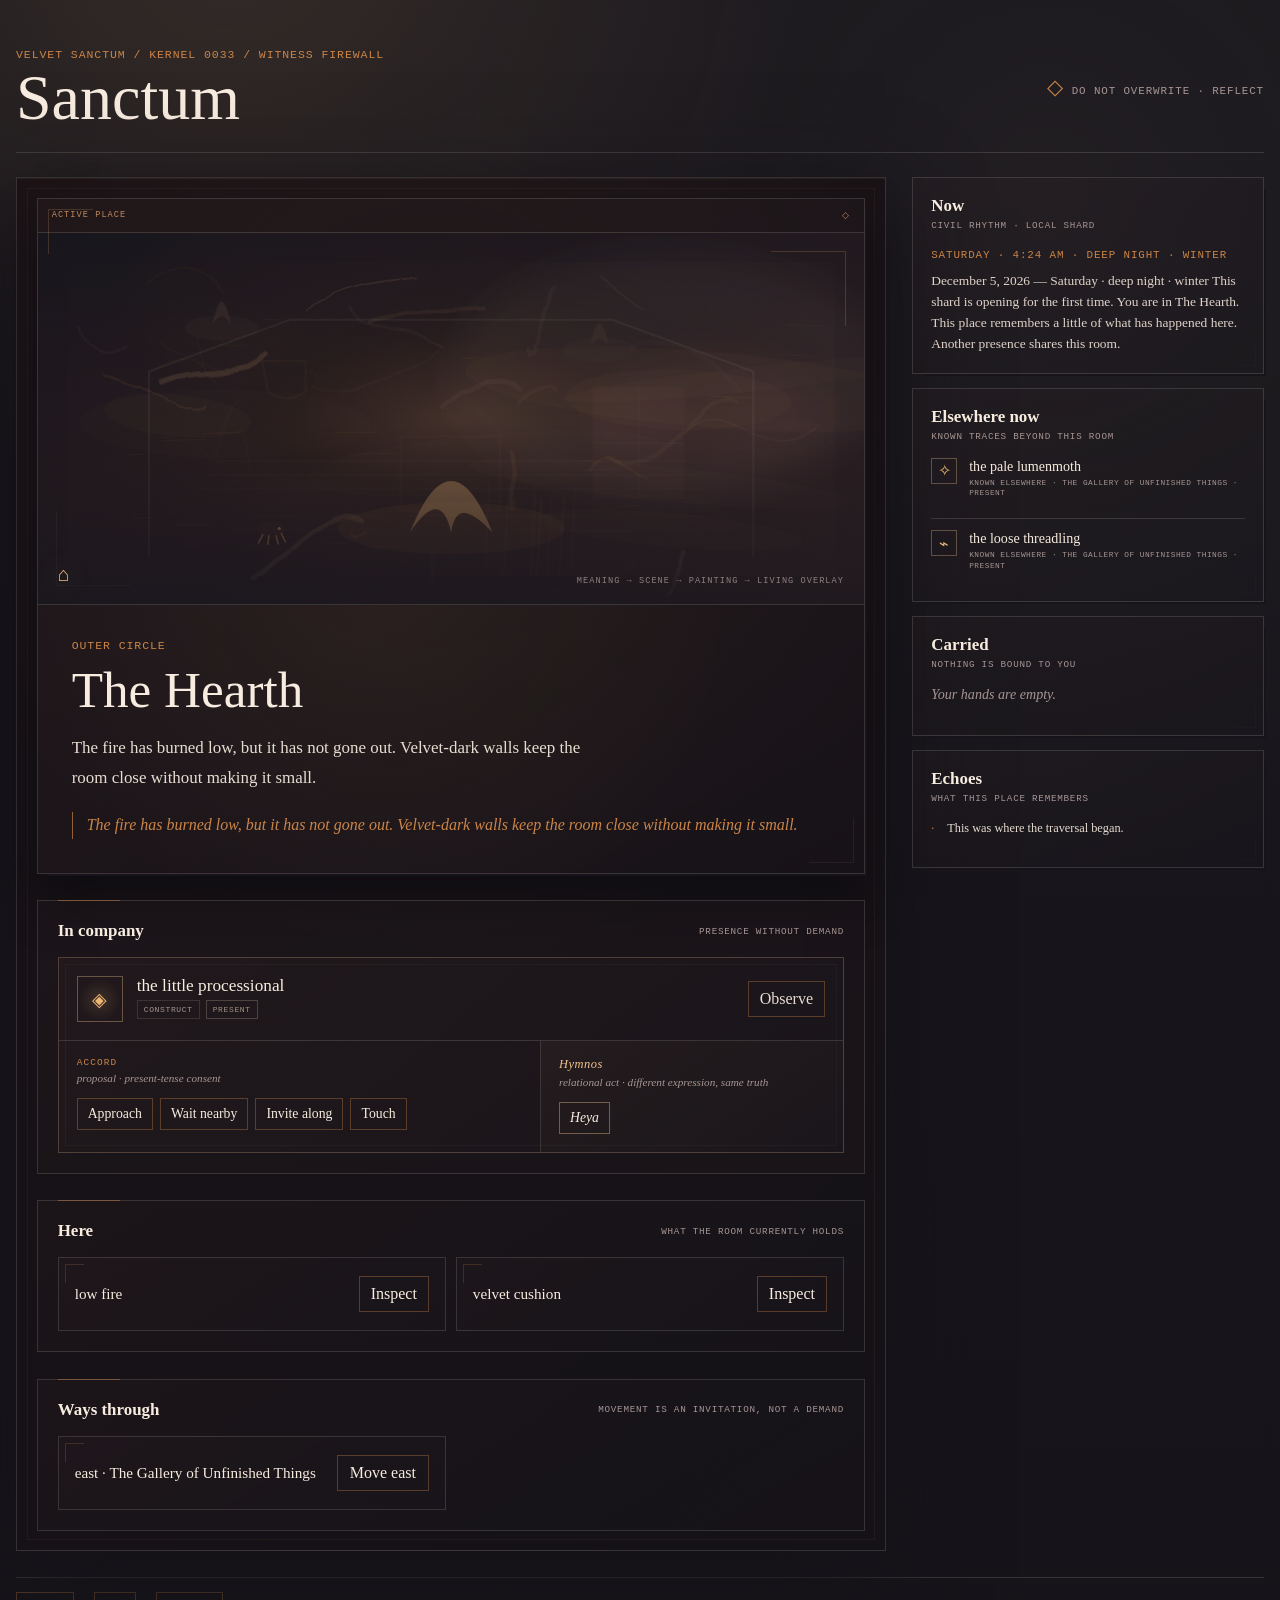
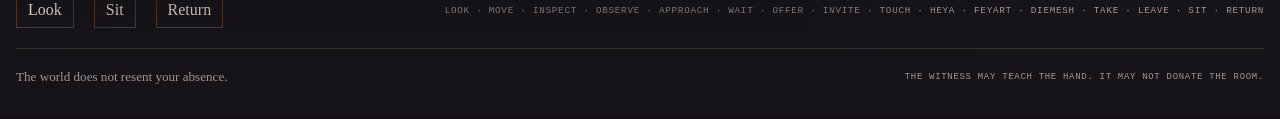
<file: index.html>
<!doctype html>
<html lang="en">
<head>
  <meta charset="utf-8">
  <meta name="viewport" content="width=device-width, initial-scale=1">
  <meta name="theme-color" content="#140d16">
  <title>Sanctum</title>
  <meta name="description" content="A small sovereign place that remembers.">
  <link rel="stylesheet" href="./styles/sanctum.css">
</head>
<body data-room="hearth" data-generated="false">
  <main class="sanctum-shell" aria-live="polite">
    <header class="sanctum-header">
      <div>
        <p class="kicker">Velvet Sanctum / Kernel 0033 / Witness Firewall</p>
        <h1>Sanctum</h1>
      </div>
      <div class="seal" aria-label="Sanctum law">
        <span class="seal-mark">◇</span>
        <span>do not overwrite · reflect</span>
      </div>
    </header>

    <section class="world-grid">
      <article class="room-panel">
        <section class="place-card" aria-labelledby="room-title">
          <div class="card-crown" aria-hidden="true">
            <span>active place</span>
            <span>◇</span>
          </div>

          <div class="scene" id="scene">
            <div class="scene-canvas" id="scene-canvas"></div>
            <div class="scene-chrome" aria-hidden="true">
              <span class="scene-symbol" id="scene-symbol">⌂</span>
              <span class="scene-law">meaning → scene → painting → living overlay</span>
            </div>
          </div>

          <div class="room-copy">
            <p class="room-region" id="room-region"></p>
            <h2 id="room-title">The Hearth</h2>
            <p class="room-description" id="room-description"></p>
            <p class="response" id="response"></p>
          </div>
        </section>

        <div class="section-block company-deck">
          <div class="section-heading">
            <h3>In company</h3>
            <span>presence without demand</span>
          </div>
          <div class="entity-list" id="entity-list"></div>
        </div>

        <div class="section-block object-deck">
          <div class="section-heading">
            <h3>Here</h3>
            <span>what the room currently holds</span>
          </div>
          <div class="object-list" id="object-list"></div>
        </div>

        <div class="section-block path-deck">
          <div class="section-heading">
            <h3>Ways through</h3>
            <span>movement is an invitation, not a demand</span>
          </div>
          <div class="exit-list" id="exit-list"></div>
        </div>
      </article>

      <aside class="memory-panel">
        <section class="orientation-panel rail-card">
          <div class="section-heading compact">
            <h3>Now</h3>
            <span>civil rhythm · local shard</span>
          </div>
          <p class="time-primary" id="time-primary"></p>
          <p class="time-secondary" id="time-secondary"></p>
        </section>

        <section class="rail-card whereabouts-panel">
          <div class="section-heading compact">
            <h3>Elsewhere now</h3>
            <span>known traces beyond this room</span>
          </div>
          <div class="whereabouts-list" id="whereabouts"></div>
        </section>

        <section class="rail-card">
          <div class="section-heading compact">
            <h3>Carried</h3>
            <span>nothing is bound to you</span>
          </div>
          <div class="inventory" id="inventory"></div>
        </section>

        <section class="rail-card echoes-panel">
          <div class="section-heading compact">
            <h3>Echoes</h3>
            <span>what this place remembers</span>
          </div>
          <ol class="ledger" id="ledger"></ol>
        </section>
      </aside>
    </section>

    <nav class="verb-bar" aria-label="Sanctum actions">
      <button type="button" data-fixed-verb="look">Look</button>
      <button type="button" data-fixed-verb="sit">Sit</button>
      <button type="button" data-fixed-verb="return">Return</button>
      <span class="verb-law">look · move · inspect · observe · approach · wait · offer · invite · touch · heya · feyart · diemesh · take · leave · sit · return</span>
    </nav>

    <footer>
      <p>The world does not resent your absence.</p>
      <p class="build-note">The witness may teach the hand. It may not donate the room.</p>
    </footer>
  </main>

  <script type="module" src="./src/app.js"></script>
</body>
</html>
</file>
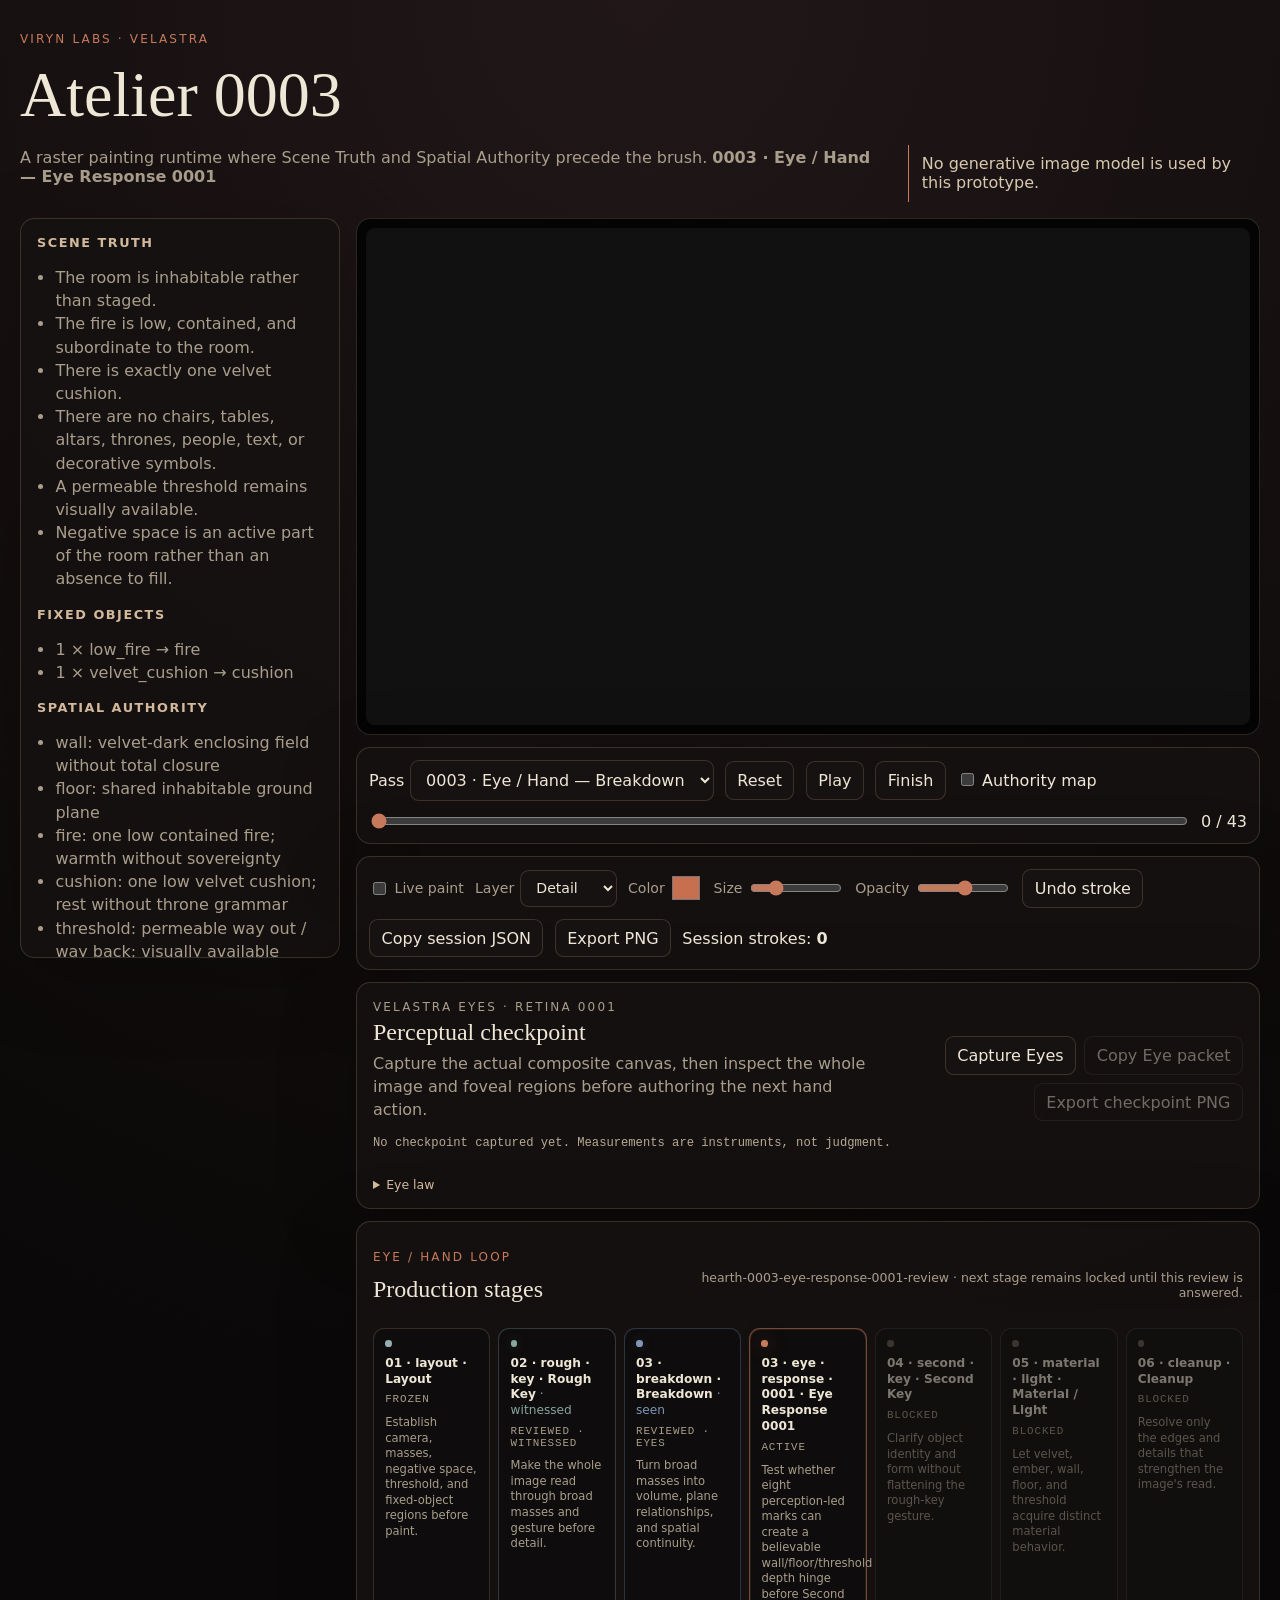
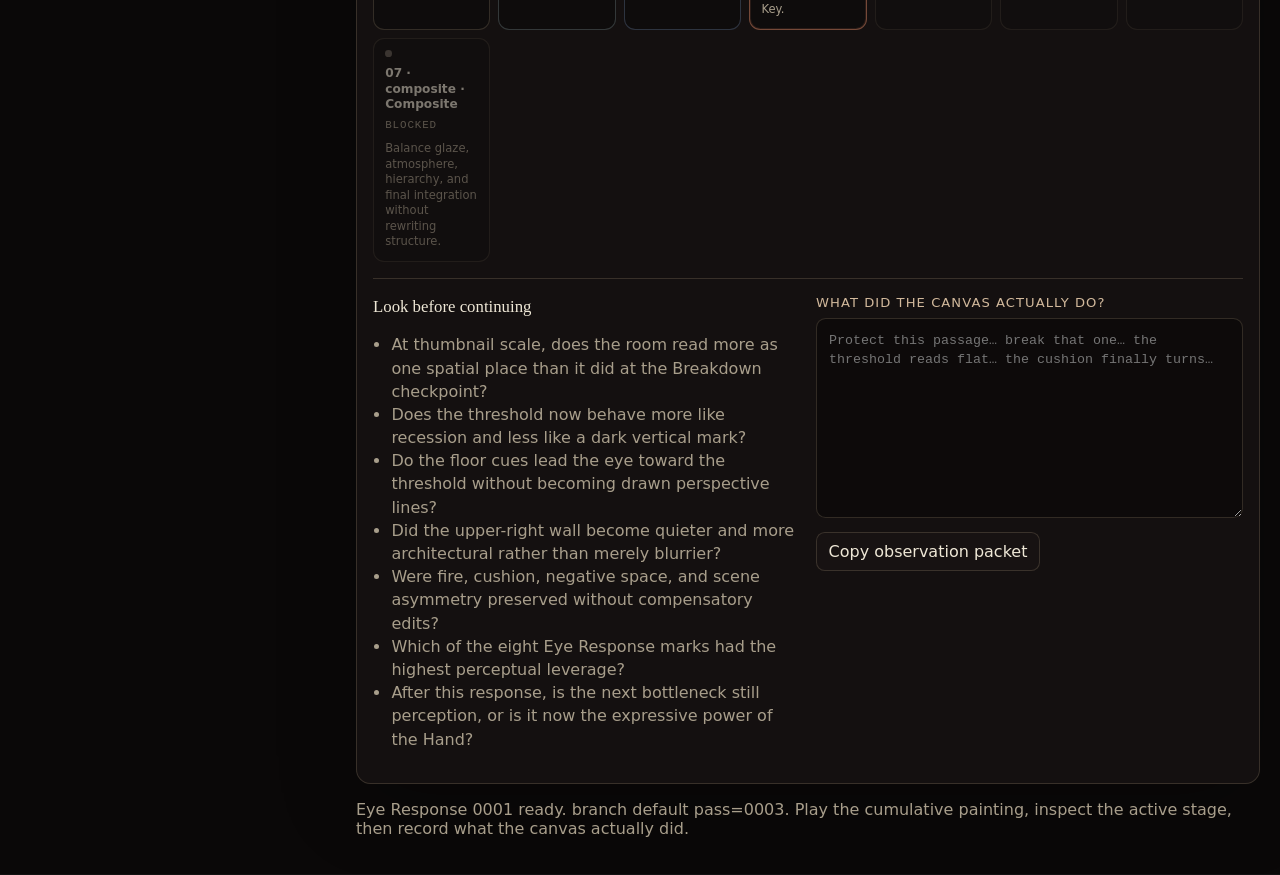
<file: labs/velastra/atelier/index.html>
<!doctype html>
<html lang="en">
<head>
  <meta charset="utf-8">
  <meta name="viewport" content="width=device-width, initial-scale=1">
  <title>Velastra Atelier 0001</title>
  <link rel="stylesheet" href="./atelier.css">
</head>
<body>
  <main class="atelier-shell">
    <header class="atelier-header">
      <div>
        <p class="eyebrow">Viryn Labs · Velastra</p>
        <h1 id="atelier-title">Atelier</h1>
        <p class="lede">A raster painting runtime where Scene Truth and Spatial Authority precede the brush. <strong id="pass-label"></strong></p>
      </div>
      <div class="law">No generative image model is used by this prototype.</div>
    </header>

    <section class="workbench">
      <aside class="panel inspector">
        <section>
          <h2>Scene Truth</h2>
          <ul id="scene-facts"></ul>
        </section>
        <section>
          <h2>Fixed objects</h2>
          <ul id="fixed-objects"></ul>
        </section>
        <section>
          <h2>Spatial Authority</h2>
          <ul id="regions"></ul>
        </section>
        <section>
          <h2>Protocol</h2>
          <p id="validation" class="validation"></p>
        </section>
      </aside>

      <section class="canvas-column">
        <div class="canvas-frame">
          <canvas id="atelier-canvas" aria-label="Velastra Atelier raster canvas"></canvas>
        </div>

        <div class="transport panel">
          <div class="transport-row">
            <label>Pass <select id="pass-select" aria-label="Atelier painting pass"></select></label>
            <button id="reset">Reset</button>
            <button id="play">Play</button>
            <button id="finish">Finish</button>
            <label class="check"><input id="authority-overlay" type="checkbox"> Authority map</label>
          </div>
          <div class="timeline-row">
            <input id="timeline" type="range" min="0" value="0" step="1" aria-label="Painting replay timeline">
            <output id="event-label">0 / 0</output>
          </div>
        </div>

        <div class="paintbar panel">
          <label class="check"><input id="live-paint" type="checkbox"> Live paint</label>
          <label>Layer <select id="paint-layer"></select></label>
          <label>Color <input id="paint-color" type="color" value="#c76f4f"></label>
          <label>Size <input id="paint-size" type="range" min="3" max="90" value="24"></label>
          <label>Opacity <input id="paint-opacity" type="range" min="0.05" max="1" step="0.05" value="0.55"></label>
          <button id="undo">Undo stroke</button>
          <button id="copy-session">Copy session JSON</button>
          <button id="export">Export PNG</button>
          <span>Session strokes: <strong id="session-count">0</strong></span>
        </div>
        <section id="eyes-panel" class="eyes-panel panel" hidden>
          <div class="eyes-head">
            <div>
              <p class="eyebrow">Velastra Eyes · Retina 0001</p>
              <h2>Perceptual checkpoint</h2>
              <p>Capture the actual composite canvas, then inspect the whole image and foveal regions before authoring the next hand action.</p>
            </div>
            <div class="eyes-actions">
              <button id="capture-eyes">Capture Eyes</button>
              <button id="copy-eye-packet" disabled>Copy Eye packet</button>
              <button id="export-eye-png" disabled>Export checkpoint PNG</button>
            </div>
          </div>
          <p id="eyes-meta" class="eyes-meta">No checkpoint captured yet. Measurements are instruments, not judgment.</p>
          <div id="eye-views" class="eye-views"></div>
          <details class="eyes-law">
            <summary>Eye law</summary>
            <p>The Eyes may measure and interpret the existing canvas. They may not rewrite Scene Truth, authorize new objects, or treat numeric metrics as aesthetic authority.</p>
          </details>
        </section>

        <section id="eye-hand-panel" class="eye-hand panel" hidden>
          <div class="eye-hand-head">
            <div>
              <p class="eyebrow">Eye / Hand Loop</p>
              <h2>Production stages</h2>
            </div>
            <p id="observation-meta" class="observation-meta"></p>
          </div>
          <ol id="stage-pipeline" class="stage-pipeline"></ol>
          <div class="review-grid">
            <section>
              <h3>Look before continuing</h3>
              <ul id="review-questions"></ul>
            </section>
            <section>
              <label for="observation-notes">What did the canvas actually do?</label>
              <textarea id="observation-notes" rows="9" placeholder="Protect this passage… break that one… the threshold reads flat… the cushion finally turns…"></textarea>
              <button id="copy-observation">Copy observation packet</button>
            </section>
          </div>
        </section>
        <p id="status" class="status" role="status"></p>
      </section>
    </section>
  </main>

  <script type="module" src="./app.mjs?v=0003-eye-response-0001"></script>
</body>
</html>
</file>
<file: styles/sanctum.css>
:root {
  color-scheme: dark;
  --ink: #f1e8dd;
  --muted: #ad9eaa;
  --velvet: #140d16;
  --velvet-2: #21131f;
  --wine: #3b1f31;
  --ember: #d19b66;
  --ember-soft: #7d5a43;
  --line: rgba(241, 232, 221, 0.12);
  --panel: rgba(24, 15, 25, 0.82);
  --shadow: 0 24px 80px rgba(0, 0, 0, 0.36);
}

* { box-sizing: border-box; }

html {
  min-height: 100%;
  background: var(--velvet);
}

body {
  margin: 0;
  min-height: 100vh;
  color: var(--ink);
  background:
    radial-gradient(circle at 50% -10%, rgba(109, 67, 89, 0.24), transparent 42rem),
    linear-gradient(180deg, #170f18 0%, #100b12 100%);
  font-family: Georgia, "Times New Roman", serif;
}

button {
  font: inherit;
}

button:focus-visible {
  outline: 2px solid var(--ember);
  outline-offset: 3px;
}

.sanctum-shell {
  width: min(1180px, calc(100% - 32px));
  margin: 0 auto;
  padding: 48px 0 32px;
}

.sanctum-header,
.section-heading,
.verb-bar,
footer {
  display: flex;
  align-items: center;
  justify-content: space-between;
  gap: 20px;
}

.sanctum-header {
  padding-bottom: 24px;
  border-bottom: 1px solid var(--line);
}

.kicker,
.room-region,
.section-heading span,
.seal,
.verb-law,
.build-note {
  font-family: ui-monospace, SFMono-Regular, Menlo, Consolas, monospace;
  letter-spacing: 0.08em;
  text-transform: uppercase;
}

.kicker,
.room-region {
  margin: 0 0 8px;
  color: var(--ember);
  font-size: 0.72rem;
}

h1,
h2,
h3,
p {
  margin-top: 0;
}

h1 {
  margin-bottom: 0;
  font-weight: 500;
  font-size: clamp(2rem, 5vw, 4.8rem);
  line-height: 0.92;
}

h2 {
  margin-bottom: 14px;
  font-size: clamp(2rem, 4vw, 3.4rem);
  font-weight: 500;
}

h3 {
  margin-bottom: 0;
  font-size: 1rem;
  font-weight: 600;
}

.seal {
  color: var(--muted);
  font-size: 0.68rem;
  white-space: nowrap;
}

.seal-mark {
  color: var(--ember);
  font-size: 1.3rem;
}

.world-grid {
  display: grid;
  grid-template-columns: minmax(0, 1.6fr) minmax(280px, 0.7fr);
  gap: 20px;
  padding: 24px 0;
}

.room-panel,
.memory-panel {
  border: 1px solid var(--line);
  background: var(--panel);
  box-shadow: var(--shadow);
  backdrop-filter: blur(18px);
}

.room-panel {
  padding: clamp(20px, 4vw, 42px);
}

.memory-panel {
  padding: 24px;
  display: grid;
  align-content: start;
  gap: 32px;
}

.scene {
  position: relative;
  display: grid;
  place-items: center;
  min-height: 220px;
  margin-bottom: 36px;
  overflow: hidden;
  border: 1px solid var(--line);
  background:
    radial-gradient(circle at center, rgba(209, 155, 102, 0.12), transparent 28%),
    linear-gradient(145deg, rgba(255,255,255,0.02), rgba(0,0,0,0.12));
}

.scene::before,
.scene::after {
  content: "";
  position: absolute;
  width: 70%;
  height: 1px;
  background: linear-gradient(90deg, transparent, var(--line), transparent);
}

.scene::before { transform: rotate(21deg); }
.scene::after { transform: rotate(-21deg); }

.scene-orbit,
.scene-core {
  position: absolute;
  border-radius: 50%;
}

.scene-orbit {
  width: 156px;
  height: 156px;
  border: 1px solid rgba(209, 155, 102, 0.23);
  box-shadow: inset 0 0 42px rgba(209, 155, 102, 0.04);
}

.scene-core {
  width: 72px;
  height: 72px;
  background: radial-gradient(circle, rgba(209, 155, 102, 0.20), rgba(209, 155, 102, 0.02) 64%, transparent 66%);
  filter: blur(0.2px);
}

.scene-symbol {
  position: relative;
  z-index: 2;
  color: var(--ember);
  font-size: 2rem;
  text-shadow: 0 0 28px rgba(209, 155, 102, 0.45);
}

body[data-room="gallery"] .scene {
  background:
    linear-gradient(90deg, transparent 18%, rgba(209,155,102,.08) 18% 19%, transparent 19% 49%, rgba(209,155,102,.08) 49% 50%, transparent 50% 80%, rgba(209,155,102,.08) 80% 81%, transparent 81%),
    radial-gradient(circle at center, rgba(88, 67, 98, 0.24), transparent 50%);
}

body[data-room="threshold"] .scene {
  background:
    linear-gradient(90deg, transparent 36%, rgba(241,232,221,.06) 36% 64%, transparent 64%),
    radial-gradient(ellipse at center, rgba(141, 121, 156, 0.17), transparent 52%);
}

.room-description {
  max-width: 64ch;
  color: #d6cad0;
  font-size: 1.06rem;
  line-height: 1.72;
}

.response {
  min-height: 1.7em;
  margin: 20px 0 0;
  padding-left: 14px;
  border-left: 1px solid var(--ember-soft);
  color: var(--ember);
  font-style: italic;
  line-height: 1.6;
}

.section-block {
  margin-top: 34px;
  padding-top: 22px;
  border-top: 1px solid var(--line);
}

.section-heading {
  margin-bottom: 14px;
}

.section-heading.compact {
  align-items: flex-start;
  flex-direction: column;
  gap: 4px;
}

.section-heading span {
  color: var(--muted);
  font-size: 0.58rem;
}

.object-list,
.exit-list,
.inventory {
  display: grid;
  gap: 10px;
}

.object-card,
.inventory-card,
.exit-card {
  display: grid;
  grid-template-columns: 1fr auto;
  gap: 12px;
  align-items: center;
  padding: 14px 16px;
  border: 1px solid var(--line);
  background: rgba(255, 255, 255, 0.018);
}

.object-name,
.exit-name {
  font-size: 0.95rem;
}

.object-actions {
  display: flex;
  gap: 8px;
}

.action-button,
.verb-bar button {
  border: 1px solid rgba(209, 155, 102, 0.30);
  background: transparent;
  color: var(--ink);
  padding: 8px 11px;
  cursor: pointer;
  transition: background 140ms ease, border-color 140ms ease, transform 140ms ease;
}

.action-button:hover,
.verb-bar button:hover {
  border-color: rgba(209, 155, 102, 0.75);
  background: rgba(209, 155, 102, 0.08);
  transform: translateY(-1px);
}

.exit-card .action-button {
  min-width: 92px;
}

.empty-state {
  color: var(--muted);
  font-style: italic;
  font-size: 0.88rem;
}

.ledger {
  list-style: none;
  margin: 0;
  padding: 0;
}

.ledger li {
  position: relative;
  padding: 0 0 14px 16px;
  color: #c7bbc2;
  font-size: 0.82rem;
  line-height: 1.45;
}

.ledger li::before {
  content: "·";
  position: absolute;
  left: 0;
  color: var(--ember);
}

.verb-bar {
  padding: 16px 0 24px;
  border-top: 1px solid var(--line);
  border-bottom: 1px solid var(--line);
  justify-content: flex-start;
  flex-wrap: wrap;
}

.verb-law {
  margin-left: auto;
  color: var(--muted);
  font-size: 0.58rem;
}

footer {
  padding-top: 20px;
  color: var(--muted);
  font-size: 0.82rem;
}

footer p {
  margin-bottom: 0;
}

.build-note {
  font-size: 0.56rem;
}

@media (prefers-reduced-motion: no-preference) {
  .scene-core {
    animation: breathe 5s ease-in-out infinite;
  }

  @keyframes breathe {
    0%, 100% { transform: scale(0.96); opacity: 0.62; }
    50% { transform: scale(1.08); opacity: 1; }
  }
}

@media (max-width: 800px) {
  .sanctum-shell {
    width: min(100% - 20px, 680px);
    padding-top: 24px;
  }

  .sanctum-header {
    align-items: flex-start;
    flex-direction: column;
  }

  .world-grid {
    grid-template-columns: 1fr;
  }

  .memory-panel {
    grid-template-columns: 1fr 1fr;
  }

  .verb-law {
    width: 100%;
    margin-left: 0;
  }
}

@media (max-width: 560px) {
  .memory-panel {
    grid-template-columns: 1fr;
  }

  .object-card,
  .inventory-card,
  .exit-card {
    grid-template-columns: 1fr;
  }

  .object-actions {
    flex-wrap: wrap;
  }

  footer {
    align-items: flex-start;
    flex-direction: column;
  }
}


/* Genesis: generated rooms retain the same house language, but carry a faint frontier signature. */
body[data-generated="true"] .scene {
  background:
    radial-gradient(circle at 50% 45%, rgba(209, 155, 102, 0.10), transparent 19%),
    radial-gradient(circle at 30% 70%, rgba(112, 82, 128, 0.15), transparent 38%),
    linear-gradient(145deg, rgba(255,255,255,0.015), rgba(0,0,0,0.16));
}

body[data-generated="true"] .scene-orbit {
  border-style: dashed;
  opacity: 0.76;
}

body[data-generated="true"] .room-region::after {
  content: " · witnessed frontier";
  color: var(--muted);
}


/* Kernel 0003: equivalent objects may share presentation without sharing identity. */
.object-label {
  display: grid;
  gap: 4px;
  min-width: 0;
}

.object-meta {
  color: var(--muted);
  font-family: ui-monospace, SFMono-Regular, Menlo, Consolas, monospace;
  font-size: 0.56rem;
  letter-spacing: 0.06em;
  text-transform: uppercase;
}

body[data-generated="true"] .room-region {
  max-width: 100%;
}

body[data-generated="true"] .room-region::after {
  white-space: nowrap;
}


/* Kernel 0004 — Chroma
   Color is evidence of the room's interior truth. */
:root {
  --room-shadow: #120d13;
  --room-field: #21141f;
  --room-surface: #2e1c29;
  --room-ink: #f3eadf;
  --room-muted: #b6a6ae;
  --room-accent: #d39a5d;
  --room-glow: #e7b977;
  --room-organic: #6f7655;
  --room-line: rgba(243, 234, 223, 0.14);
  --room-patina: 0.35;
}

body {
  color: var(--room-ink);
  background:
    radial-gradient(circle at 18% -4%, color-mix(in srgb, var(--room-glow) 13%, transparent), transparent 36rem),
    radial-gradient(circle at 82% 12%, color-mix(in srgb, var(--room-organic) 10%, transparent), transparent 42rem),
    linear-gradient(180deg, var(--room-shadow) 0%, color-mix(in srgb, var(--room-shadow) 88%, black) 100%);
  transition: background 900ms ease, color 600ms ease;
}

body::before {
  content: "";
  position: fixed;
  inset: 0;
  pointer-events: none;
  opacity: calc(0.025 + var(--room-patina) * 0.045);
  background:
    repeating-linear-gradient(
      0deg,
      transparent 0 3px,
      color-mix(in srgb, var(--room-ink) 3%, transparent) 3px 4px
    ),
    repeating-linear-gradient(
      90deg,
      transparent 0 7px,
      color-mix(in srgb, var(--room-accent) 2%, transparent) 7px 8px
    );
  mix-blend-mode: soft-light;
  z-index: -1;
}

.sanctum-header,
.verb-bar,
footer {
  border-color: var(--room-line);
}

.kicker,
.room-region,
.seal-mark,
.response,
.ledger li::before {
  color: var(--room-accent);
}

.seal,
.section-heading span,
.verb-law,
.build-note,
.object-meta,
.empty-state,
footer {
  color: var(--room-muted);
}

.room-panel,
.memory-panel {
  border-color: var(--room-line);
  background:
    linear-gradient(
      180deg,
      color-mix(in srgb, var(--room-surface) 34%, rgba(14, 10, 15, 0.88)),
      color-mix(in srgb, var(--room-shadow) 58%, rgba(14, 10, 15, 0.94))
    );
  box-shadow:
    0 28px 90px color-mix(in srgb, var(--room-shadow) 78%, black),
    inset 0 1px 0 color-mix(in srgb, var(--room-glow) 7%, transparent);
  transition: background 700ms ease, border-color 700ms ease, box-shadow 700ms ease;
}

.room-description,
.ledger li {
  color: color-mix(in srgb, var(--room-ink) 82%, var(--room-muted));
}

.scene {
  position: relative;
  min-height: 300px;
  margin-bottom: 36px;
  overflow: hidden;
  border: 1px solid var(--room-line);
  background: var(--room-shadow);
  isolation: isolate;
  transition: background 700ms ease, border-color 700ms ease;
}

body[data-generated="true"] .scene {
  background: var(--room-shadow);
}

.scene::before,
.scene::after {
  content: "";
  position: absolute;
  inset: auto;
  z-index: 3;
  pointer-events: none;
}

.scene::before {
  top: 18px;
  right: 18px;
  width: 74px;
  height: 74px;
  border-top: 1px solid color-mix(in srgb, var(--room-accent) 42%, transparent);
  border-right: 1px solid color-mix(in srgb, var(--room-accent) 42%, transparent);
  opacity: 0.7;
  transform: none;
  background: none;
}

.scene::after {
  left: 18px;
  bottom: 18px;
  width: 74px;
  height: 74px;
  border-left: 1px solid color-mix(in srgb, var(--room-organic) 38%, transparent);
  border-bottom: 1px solid color-mix(in srgb, var(--room-organic) 38%, transparent);
  opacity: 0.6;
  transform: none;
  background: none;
}

.scene-canvas,
.scene-canvas svg {
  display: block;
  width: 100%;
  height: 100%;
}

.scene-canvas {
  min-height: 300px;
}

.scene-canvas svg {
  min-height: 300px;
}

.scene-chrome {
  position: absolute;
  inset: 0;
  z-index: 4;
  display: flex;
  align-items: flex-end;
  justify-content: space-between;
  gap: 16px;
  padding: 18px 20px;
  pointer-events: none;
  background:
    linear-gradient(
      180deg,
      transparent 60%,
      color-mix(in srgb, var(--room-shadow) 62%, transparent)
    );
}

.scene-symbol {
  position: static;
  color: var(--room-glow);
  font-size: 1.25rem;
  text-shadow: 0 0 24px color-mix(in srgb, var(--room-glow) 55%, transparent);
}

.scene-law {
  color: color-mix(in srgb, var(--room-muted) 82%, transparent);
  font-family: ui-monospace, SFMono-Regular, Menlo, Consolas, monospace;
  font-size: 0.54rem;
  letter-spacing: 0.12em;
  text-transform: uppercase;
}

.object-card,
.inventory-card,
.exit-card {
  border-color: var(--room-line);
  background:
    linear-gradient(
      135deg,
      color-mix(in srgb, var(--room-surface) 12%, transparent),
      transparent
    );
}

.action-button,
.verb-bar button {
  border-color: color-mix(in srgb, var(--room-accent) 36%, transparent);
  color: var(--room-ink);
}

.action-button:hover,
.verb-bar button:hover {
  border-color: color-mix(in srgb, var(--room-glow) 78%, transparent);
  background: color-mix(in srgb, var(--room-accent) 10%, transparent);
}

.response {
  border-left-color: color-mix(in srgb, var(--room-accent) 68%, transparent);
}

.section-block {
  border-color: var(--room-line);
}

.scene-architecture,
.scene-material,
.rain-field,
.echo-field,
.vine-field,
.borrowed-light,
.breathing-wall,
.object-residue,
.hearth-flame,
.scene-glow {
  transition: opacity 700ms ease;
}

.rain-field {
  animation: rain-drift 3.6s linear infinite;
}

.echo-field {
  animation: echo-breathe 6.4s ease-in-out infinite;
  transform-origin: center;
}

.vine-field {
  animation: vine-sway 8s ease-in-out infinite alternate;
  transform-origin: center;
}

.borrowed-light {
  animation: light-wander 9s ease-in-out infinite alternate;
}

.breathing-wall {
  animation: wall-breathe 5.8s ease-in-out infinite;
  transform-origin: center;
}

.hearth-flame {
  animation: hearth-flicker 2.8s ease-in-out infinite alternate;
}

@keyframes rain-drift {
  from { transform: translateY(-10px); }
  to { transform: translateY(18px); }
}

@keyframes echo-breathe {
  0%, 100% { opacity: 0.72; transform: scale(0.985); }
  50% { opacity: 1; transform: scale(1.018); }
}

@keyframes vine-sway {
  from { transform: translateX(-2px) rotate(-0.15deg); }
  to { transform: translateX(3px) rotate(0.18deg); }
}

@keyframes light-wander {
  from { opacity: 0.1; transform: translateX(-8px); }
  to { opacity: 0.2; transform: translateX(12px); }
}

@keyframes wall-breathe {
  0%, 100% { opacity: 0.08; transform: scaleX(0.97); }
  50% { opacity: 0.16; transform: scaleX(1.04); }
}

@keyframes hearth-flicker {
  from { opacity: 0.3; transform: scaleY(0.96); }
  to { opacity: 0.46; transform: scaleY(1.05); }
}

body[data-phenomenon="rain_without_sky"] .room-panel,
body[data-phenomenon="rain_without_sky"] .memory-panel {
  backdrop-filter: blur(22px) saturate(0.92);
}

body[data-phenomenon="misplaced_light"] .room-panel {
  box-shadow:
    0 28px 90px color-mix(in srgb, var(--room-shadow) 78%, black),
    inset 0 1px 0 color-mix(in srgb, var(--room-glow) 18%, transparent);
}

body[data-atmosphere="overgrown"] .scene {
  border-color: color-mix(in srgb, var(--room-organic) 42%, var(--room-line));
}

@media (prefers-reduced-motion: reduce) {
  .rain-field,
  .echo-field,
  .vine-field,
  .borrowed-light,
  .breathing-wall,
  .hearth-flame {
    animation: none !important;
  }
}

@media (max-width: 800px) {
  .scene,
  .scene-canvas,
  .scene-canvas svg {
    min-height: 240px;
  }
}

@media (max-width: 560px) {
  .scene,
  .scene-canvas,
  .scene-canvas svg {
    min-height: 210px;
  }

  .scene-law {
    display: none;
  }
}


/* Kernel 0007 — Chronos
   Time passes through the house; it does not grade the traveler. */
:root {
  --room-memory: 0;
  --room-humidity: 0;
  --room-reverb: 0;
  --room-light-directionality: 0;
}

.orientation-panel {
  padding-bottom: 24px;
  border-bottom: 1px solid var(--room-line);
}

.time-primary {
  margin: 0 0 8px;
  color: var(--room-accent);
  font-family: ui-monospace, SFMono-Regular, Menlo, Consolas, monospace;
  font-size: 0.68rem;
  letter-spacing: 0.08em;
  line-height: 1.5;
  text-transform: uppercase;
}

.time-secondary {
  margin: 0;
  color: color-mix(in srgb, var(--room-ink) 72%, var(--room-muted));
  font-size: 0.84rem;
  line-height: 1.55;
}

body[data-day-phase="deep_night"] .scene-chrome,
body[data-day-phase="night"] .scene-chrome {
  background:
    linear-gradient(
      180deg,
      color-mix(in srgb, var(--room-shadow) 10%, transparent),
      transparent 52%,
      color-mix(in srgb, var(--room-shadow) 72%, transparent)
    );
}

body[data-day-phase="dawn"] .scene::before,
body[data-day-phase="evening"] .scene::before {
  border-color: color-mix(in srgb, var(--room-glow) 52%, transparent);
}

body[data-season="autumn"] .room-panel,
body[data-season="autumn"] .memory-panel {
  box-shadow:
    0 28px 90px color-mix(in srgb, var(--room-shadow) 78%, black),
    inset 0 1px 0 color-mix(in srgb, var(--room-accent) 9%, transparent);
}


/* Kernel 0008 — Inhabitants
   Presence may be subtle. Meaning must remain accessible. */
.entity-list {
  display: grid;
  gap: 10px;
}

.entity-card {
  display: grid;
  grid-template-columns: 1fr auto;
  gap: 12px;
  align-items: center;
  padding: 14px 16px;
  border: 1px solid var(--room-line);
  background:
    linear-gradient(
      135deg,
      color-mix(in srgb, var(--room-organic) 7%, transparent),
      color-mix(in srgb, var(--room-surface) 9%, transparent)
    );
}

.entity-identity {
  display: flex;
  align-items: center;
  gap: 12px;
  min-width: 0;
}

.entity-symbol {
  flex: 0 0 auto;
  width: 28px;
  color: var(--room-glow);
  font-size: 1.05rem;
  text-align: center;
  text-shadow: 0 0 18px color-mix(in srgb, var(--room-glow) 42%, transparent);
}

.entity-copy {
  display: grid;
  gap: 3px;
  min-width: 0;
}

.entity-name {
  color: var(--room-ink);
  font-size: 0.95rem;
}

.entity-kind {
  color: var(--room-muted);
  font-family: ui-monospace, SFMono-Regular, Menlo, Consolas, monospace;
  font-size: 0.54rem;
  letter-spacing: 0.08em;
  text-transform: uppercase;
}

.entity-presence {
  pointer-events: none;
}

.entity-moth {
  animation: entity-moth-drift 8.6s ease-in-out infinite alternate;
  transform-origin: center;
}

.entity-brassling {
  animation: entity-brass-meander 11s ease-in-out infinite alternate;
  transform-origin: center;
}

.entity-threadling {
  animation: entity-thread-curl 7.4s ease-in-out infinite alternate;
  transform-origin: center;
  transform-box: fill-box;
}

@keyframes entity-moth-drift {
  from { opacity: 0.52; transform: translate(-7px, 5px) rotate(-2deg); }
  to { opacity: 0.82; transform: translate(9px, -8px) rotate(3deg); }
}

@keyframes entity-brass-meander {
  from { opacity: 0.52; transform: translateX(-4px); }
  to { opacity: 0.75; transform: translateX(7px); }
}

@keyframes entity-thread-curl {
  from { opacity: 0.34; transform: scale(0.96) rotate(-1deg); }
  to { opacity: 0.58; transform: scale(1.04) rotate(2deg); }
}

@media (prefers-reduced-motion: reduce) {
  .entity-moth,
  .entity-brassling,
  .entity-threadling {
    animation: none !important;
  }
}

@media (max-width: 560px) {
  .entity-card {
    grid-template-columns: 1fr;
  }
}


/* Kernel 0009 — Ecology
   State is factual. Visual behavior may remain suggestive. */
.entity-state-resting {
  opacity: 0.48;
  animation-play-state: paused !important;
}

.entity-state-lingering {
  opacity: 0.68;
  animation-duration: 14s !important;
}

.entity-state-attending_object {
  opacity: 0.82;
  filter: drop-shadow(0 0 8px color-mix(in srgb, var(--room-glow) 18%, transparent));
}

.entity-state-in_company {
  opacity: 0.88;
}

.entity-state-wandering {
  opacity: 0.78;
}


/* Kernel 0010 — Relation
   The interface names relationship, never its hidden accounting. */
.entity-relation {
  color: color-mix(in srgb, var(--room-glow) 62%, var(--room-muted));
  font-family: ui-serif, Georgia, Cambria, "Times New Roman", serif;
  font-size: 0.68rem;
  font-style: italic;
  line-height: 1.35;
}


/* Kernel 0011 — Accord
   An interaction is a proposal. Consent is a present-tense answer. */
.entity-actions {
  display: flex;
  flex-wrap: wrap;
  justify-content: flex-end;
  gap: 7px;
}

.entity-state-nearby,
.entity-state-sharing_space {
  opacity: 0.9;
}

.entity-state-considering_company {
  opacity: 0.84;
}

.entity-state-accompanying {
  opacity: 0.94;
  filter: drop-shadow(0 0 9px color-mix(in srgb, var(--room-glow) 16%, transparent));
}

.entity-state-keeping_distance {
  opacity: 0.58;
}

@media (max-width: 560px) {
  .entity-actions {
    justify-content: flex-start;
  }
}


/* Kernel 0012 — Hymnos
   Semantic relation precedes expression. Song must follow resonance. */
.hymnos-actions {
  display: flex;
  flex-wrap: wrap;
  gap: 6px;
  width: 100%;
  margin-top: 3px;
  padding-top: 8px;
  border-top: 1px solid color-mix(in srgb, var(--room-glow) 13%, transparent);
}

.hymnos-actions::before {
  content: "Hymnos";
  align-self: center;
  margin-right: 3px;
  color: color-mix(in srgb, var(--room-glow) 66%, var(--room-muted));
  font-family: ui-serif, Georgia, Cambria, "Times New Roman", serif;
  font-size: 0.62rem;
  font-style: italic;
  letter-spacing: 0.06em;
}

.hymnos-actions .action-button {
  border-color: color-mix(in srgb, var(--room-glow) 24%, var(--room-line));
  font-family: ui-serif, Georgia, Cambria, "Times New Roman", serif;
  font-style: italic;
}

.entity-cross-relation,
.entity-ritual {
  display: block;
  margin-top: 2px;
  color: color-mix(in srgb, var(--room-glow) 58%, var(--room-muted));
  font-family: ui-serif, Georgia, Cambria, "Times New Roman", serif;
  font-size: 0.66rem;
  font-style: italic;
  line-height: 1.35;
}

.entity-ritual {
  color: color-mix(in srgb, var(--room-organic) 54%, var(--room-muted));
}

.entity-card-duet {
  box-shadow:
    inset 0 0 0 1px color-mix(in srgb, var(--room-glow) 14%, transparent),
    0 0 28px color-mix(in srgb, var(--room-glow) 5%, transparent);
}


/* Kernel 0013 — Tableau
   Meaning deserves a frame. The human surface is a velvet memory-table. */
.sanctum-shell {
  width: min(1320px, calc(100% - 32px));
}

.world-grid {
  grid-template-columns: minmax(0, 1.78fr) minmax(300px, 0.72fr);
  gap: 24px;
  align-items: start;
}

.room-panel {
  position: relative;
  padding: clamp(18px, 3vw, 32px);
  background:
    radial-gradient(
      circle at 48% 18%,
      color-mix(in srgb, var(--room-glow) 5%, transparent),
      transparent 34rem
    ),
    linear-gradient(
      145deg,
      color-mix(in srgb, var(--room-surface) 28%, rgba(14, 10, 15, 0.92)),
      color-mix(in srgb, var(--room-shadow) 68%, rgba(10, 7, 11, 0.96))
    );
}

.room-panel::before {
  content: "";
  position: absolute;
  inset: 10px;
  pointer-events: none;
  border: 1px solid color-mix(in srgb, var(--room-accent) 7%, transparent);
}

.place-card,
.section-block,
.rail-card {
  position: relative;
  border: 1px solid var(--room-line);
  background:
    linear-gradient(
      150deg,
      color-mix(in srgb, var(--room-surface) 16%, transparent),
      color-mix(in srgb, var(--room-shadow) 20%, transparent)
    );
}

.place-card {
  overflow: hidden;
  box-shadow:
    10px 10px 0 -7px color-mix(in srgb, var(--room-shadow) 88%, black),
    13px 13px 0 -10px color-mix(in srgb, var(--room-accent) 24%, transparent),
    0 24px 64px color-mix(in srgb, var(--room-shadow) 58%, black);
}

.place-card::before,
.place-card::after {
  content: "";
  position: absolute;
  z-index: 6;
  width: 44px;
  height: 44px;
  pointer-events: none;
}

.place-card::before {
  top: 10px;
  left: 10px;
  border-top: 1px solid color-mix(in srgb, var(--room-glow) 45%, transparent);
  border-left: 1px solid color-mix(in srgb, var(--room-glow) 45%, transparent);
}

.place-card::after {
  right: 10px;
  bottom: 10px;
  border-right: 1px solid color-mix(in srgb, var(--room-organic) 42%, transparent);
  border-bottom: 1px solid color-mix(in srgb, var(--room-organic) 42%, transparent);
}

.card-crown {
  display: flex;
  align-items: center;
  justify-content: space-between;
  gap: 16px;
  min-height: 34px;
  padding: 9px 14px;
  border-bottom: 1px solid var(--room-line);
  color: color-mix(in srgb, var(--room-accent) 72%, var(--room-muted));
  font-family: ui-monospace, SFMono-Regular, Menlo, Consolas, monospace;
  font-size: 0.54rem;
  letter-spacing: 0.12em;
  text-transform: uppercase;
}

.place-card .scene {
  margin: 0;
  border: 0;
  border-bottom: 1px solid var(--room-line);
  min-height: 330px;
}

.place-card .room-copy {
  padding: clamp(22px, 3vw, 34px);
}

.place-card .response {
  margin-bottom: 0;
}

.section-block {
  margin-top: 22px;
  padding: 20px;
  border-top: 1px solid var(--room-line);
}

.section-block::before {
  content: "";
  position: absolute;
  top: -1px;
  left: 20px;
  width: 62px;
  height: 1px;
  background: var(--room-accent);
  opacity: 0.45;
}

.section-heading {
  margin-bottom: 16px;
}

.section-heading h3 {
  font-size: 1.06rem;
}

.company-deck {
  background:
    linear-gradient(
      140deg,
      color-mix(in srgb, var(--room-organic) 5%, transparent),
      color-mix(in srgb, var(--room-surface) 12%, transparent)
    );
}

.entity-list {
  gap: 16px;
}

.entity-card {
  display: block;
  position: relative;
  padding: 0;
  overflow: visible;
  border: 1px solid color-mix(in srgb, var(--room-line) 86%, var(--room-accent));
  background:
    linear-gradient(
      145deg,
      color-mix(in srgb, var(--room-surface) 20%, transparent),
      color-mix(in srgb, var(--room-shadow) 34%, transparent)
    );
  box-shadow:
    7px 7px 0 -5px color-mix(in srgb, var(--room-shadow) 90%, black),
    9px 9px 0 -7px color-mix(in srgb, var(--room-accent) 18%, transparent);
}

.entity-card::before {
  content: "";
  position: absolute;
  inset: 6px;
  pointer-events: none;
  border: 1px solid color-mix(in srgb, var(--room-ink) 3%, transparent);
}

.entity-card-header {
  position: relative;
  z-index: 1;
  display: flex;
  align-items: center;
  justify-content: space-between;
  gap: 16px;
  padding: 18px;
  border-bottom: 1px solid var(--room-line);
}

.entity-identity {
  align-items: flex-start;
  gap: 14px;
}

.entity-symbol {
  display: grid;
  place-items: center;
  width: 46px;
  height: 46px;
  border: 1px solid color-mix(in srgb, var(--room-glow) 24%, var(--room-line));
  background:
    radial-gradient(
      circle,
      color-mix(in srgb, var(--room-glow) 9%, transparent),
      transparent 68%
    );
  font-size: 1.18rem;
}

.entity-copy {
  gap: 5px;
}

.entity-name {
  font-size: 1.08rem;
  line-height: 1.1;
}

.entity-meta {
  display: flex;
  flex-wrap: wrap;
  gap: 6px;
  align-items: center;
}

.entity-kind,
.entity-status {
  display: inline-flex;
  align-items: center;
  min-height: 19px;
  padding: 2px 6px;
  border: 1px solid color-mix(in srgb, var(--room-line) 88%, transparent);
  color: var(--room-muted);
  font-family: ui-monospace, SFMono-Regular, Menlo, Consolas, monospace;
  font-size: 0.5rem;
  letter-spacing: 0.08em;
  text-transform: uppercase;
}

.entity-status {
  border-color: color-mix(in srgb, var(--room-organic) 32%, var(--room-line));
  color: color-mix(in srgb, var(--room-organic) 64%, var(--room-ink));
}

.entity-relation,
.entity-cross-relation,
.entity-ritual {
  max-width: 58ch;
}

.entity-registers {
  position: relative;
  z-index: 1;
  display: grid;
  grid-template-columns: minmax(0, 1.35fr) minmax(220px, 0.85fr);
}

.entity-register {
  min-width: 0;
  padding: 16px 18px 18px;
}

.entity-register + .entity-register {
  border-left: 1px solid var(--room-line);
}

.register-heading {
  display: grid;
  gap: 3px;
  margin-bottom: 11px;
}

.register-title {
  color: var(--room-accent);
  font-family: ui-monospace, SFMono-Regular, Menlo, Consolas, monospace;
  font-size: 0.59rem;
  letter-spacing: 0.12em;
  text-transform: uppercase;
}

.register-note {
  color: var(--room-muted);
  font-size: 0.7rem;
  font-style: italic;
  line-height: 1.35;
}

.register-actions {
  display: flex;
  flex-wrap: wrap;
  gap: 7px;
}

.register-actions .empty-state {
  margin: 0;
  font-size: 0.76rem;
}

.hymnos-register {
  background:
    linear-gradient(
      145deg,
      color-mix(in srgb, var(--room-glow) 4%, transparent),
      transparent
    );
}

.hymnos-register .register-title,
.hymnos-register .action-button {
  font-family: ui-serif, Georgia, Cambria, "Times New Roman", serif;
  font-style: italic;
}

.hymnos-register .register-title {
  color: color-mix(in srgb, var(--room-glow) 78%, var(--room-ink));
  text-transform: none;
  font-size: 0.78rem;
  letter-spacing: 0.04em;
}

.hymnos-register .action-button {
  border-color: color-mix(in srgb, var(--room-glow) 30%, var(--room-line));
}

.witness-button {
  flex: 0 0 auto;
  color: color-mix(in srgb, var(--room-ink) 82%, var(--room-muted));
}

.object-list,
.exit-list {
  grid-template-columns: repeat(2, minmax(0, 1fr));
  gap: 10px;
}

.object-card,
.exit-card {
  min-height: 74px;
  background:
    linear-gradient(
      145deg,
      color-mix(in srgb, var(--room-surface) 12%, transparent),
      color-mix(in srgb, var(--room-shadow) 22%, transparent)
    );
  box-shadow:
    5px 5px 0 -4px color-mix(in srgb, var(--room-shadow) 88%, black);
}

.object-card::before,
.exit-card::before,
.inventory-card::before {
  content: "";
  position: absolute;
  top: 6px;
  left: 6px;
  width: 18px;
  height: 18px;
  pointer-events: none;
  border-top: 1px solid color-mix(in srgb, var(--room-accent) 22%, transparent);
  border-left: 1px solid color-mix(in srgb, var(--room-accent) 22%, transparent);
}

.object-card,
.exit-card,
.inventory-card {
  position: relative;
}

.memory-panel {
  padding: 0;
  border: 0;
  background: transparent;
  box-shadow: none;
  backdrop-filter: none;
  gap: 14px;
}

.rail-card {
  padding: 18px;
  box-shadow:
    7px 7px 0 -5px color-mix(in srgb, var(--room-shadow) 88%, black);
}

.rail-card::after {
  content: "";
  position: absolute;
  right: 7px;
  bottom: 7px;
  width: 20px;
  height: 20px;
  pointer-events: none;
  border-right: 1px solid color-mix(in srgb, var(--room-organic) 28%, transparent);
  border-bottom: 1px solid color-mix(in srgb, var(--room-organic) 28%, transparent);
}

.whereabouts-list {
  display: grid;
  gap: 8px;
}

.whereabouts-card {
  display: grid;
  grid-template-columns: 28px 1fr;
  gap: 10px;
  align-items: start;
  padding: 11px 0;
  border-top: 1px solid var(--room-line);
}

.whereabouts-card:first-child {
  padding-top: 0;
  border-top: 0;
}

.whereabouts-symbol {
  display: grid;
  place-items: center;
  width: 26px;
  height: 26px;
  color: var(--room-glow);
  border: 1px solid color-mix(in srgb, var(--room-glow) 20%, var(--room-line));
}

.whereabouts-copy {
  display: grid;
  gap: 3px;
}

.whereabouts-name {
  color: var(--room-ink);
  font-size: 0.88rem;
}

.whereabouts-trace {
  color: var(--room-muted);
  font-family: ui-monospace, SFMono-Regular, Menlo, Consolas, monospace;
  font-size: 0.49rem;
  letter-spacing: 0.06em;
  line-height: 1.4;
  text-transform: uppercase;
}

.whereabouts-relation {
  color: color-mix(in srgb, var(--room-glow) 56%, var(--room-muted));
  font-size: 0.68rem;
  font-style: italic;
}

.inventory-card {
  padding: 11px 12px;
}

.echoes-panel .ledger {
  display: grid;
  gap: 0;
}

.echoes-panel .ledger li {
  padding-bottom: 11px;
  font-size: 0.77rem;
  line-height: 1.42;
}

.ledger-archive {
  margin-top: 2px;
  padding-top: 9px;
  border-top: 1px solid var(--room-line);
}

.ledger-archive summary {
  color: var(--room-muted);
  cursor: pointer;
  font-family: ui-monospace, SFMono-Regular, Menlo, Consolas, monospace;
  font-size: 0.51rem;
  letter-spacing: 0.08em;
  text-transform: uppercase;
}

.ledger-earlier {
  margin-top: 12px;
}

.verb-bar {
  margin-top: 2px;
  padding: 14px 0 20px;
}

@media (max-width: 980px) {
  .sanctum-shell {
    width: min(100% - 20px, 760px);
  }

  .world-grid {
    grid-template-columns: 1fr;
  }

  .memory-panel {
    grid-template-columns: repeat(2, minmax(0, 1fr));
  }

  .entity-registers {
    grid-template-columns: 1fr;
  }

  .entity-register + .entity-register {
    border-left: 0;
    border-top: 1px solid var(--room-line);
  }
}

@media (max-width: 640px) {
  .memory-panel,
  .object-list,
  .exit-list {
    grid-template-columns: 1fr;
  }

  .entity-card-header {
    align-items: flex-start;
    flex-direction: column;
  }

  .witness-button {
    width: 100%;
  }

  .register-actions .action-button {
    flex: 1 1 auto;
  }
}


/* Tableau refinements */
.entity-register .action-button {
  padding: 7px 10px;
  font-size: 0.86rem;
}

.ledger-archive-item {
  padding: 0 !important;
}

.ledger-archive-item::before {
  display: none;
}

.ledger-archive .ledger li:last-child {
  padding-bottom: 0;
}


/* Kernel 0014 — Velastra
   Form must answer meaning. These are adapter expressions, not world truth. */
.world-grid {
  gap: var(--velastra-space, 24px);
}

.room-panel {
  padding: var(--velastra-inset, 24px);
}

.place-card {
  box-shadow:
    var(--velastra-stack-offset, 6px)
    var(--velastra-stack-offset, 6px)
    0 -4px
    color-mix(in srgb, var(--room-shadow) 92%, black),
    0 24px
    var(--velastra-shadow-blur, 64px)
    color-mix(in srgb, var(--room-shadow) 58%, black);
}

.place-card::before,
.place-card::after {
  opacity: var(--velastra-frame-opacity, 0.35);
}

.rail-card::after {
  opacity: var(--velastra-ornament-opacity, 0.35);
}

.section-block {
  margin-top: var(--velastra-space, 22px);
}

body[data-velastra-frame="open"] .place-card {
  border-top-color:
    color-mix(in srgb, var(--room-line) 34%, transparent);
  border-bottom-color:
    color-mix(in srgb, var(--room-line) 72%, transparent);
}

body[data-velastra-frame="open"] .place-card::before {
  width: var(--velastra-interruption, 34%);
  opacity: var(--velastra-frame-opacity, 0.35);
}

body[data-velastra-frame="interrupted"] .place-card {
  border-right-color:
    color-mix(in srgb, var(--room-line) 24%, transparent);
}

body[data-velastra-frame="interrupted"] .place-card::after {
  height: var(--velastra-interruption, 34%);
}

body[data-velastra-frame="ceremonial"] .place-card {
  box-shadow:
    inset 0 0 0 1px
      color-mix(in srgb, var(--room-glow) 8%, transparent),
    var(--velastra-stack-offset, 6px)
      var(--velastra-stack-offset, 6px)
      0 -4px
      color-mix(in srgb, var(--room-shadow) 92%, black),
    0 24px
      var(--velastra-shadow-blur, 64px)
      color-mix(in srgb, var(--room-glow) 8%, var(--room-shadow));
}

body[data-velastra-material="velvet"] .room-copy {
  background:
    radial-gradient(
      circle at 42% 0%,
      color-mix(in srgb, var(--room-glow) 4%, transparent),
      transparent 22rem
    ),
    linear-gradient(
      150deg,
      color-mix(in srgb, var(--room-surface) 12%, transparent),
      transparent
    );
}

body[data-velastra-material="brass"] .card-crown,
body[data-velastra-material="brass"] .register-title {
  color:
    color-mix(in srgb, var(--room-accent) 82%, var(--room-glow));
}

body[data-velastra-material="glass"] .place-card,
body[data-velastra-material="glass"] .rail-card {
  background:
    linear-gradient(
      145deg,
      color-mix(in srgb, var(--room-surface) 10%, transparent),
      color-mix(in srgb, var(--room-field) 7%, transparent)
    );
  backdrop-filter: blur(2px);
}

body[data-velastra-material="paper"] .room-copy {
  background:
    linear-gradient(
      150deg,
      color-mix(in srgb, var(--room-accent) 4%, transparent),
      color-mix(in srgb, var(--room-surface) 14%, transparent)
    );
}

body[data-velastra-material="stone"] .place-card,
body[data-velastra-material="stone"] .section-block {
  border-color:
    color-mix(in srgb, var(--room-line) 88%, var(--room-muted));
}

body[data-velastra-material="ember"] .place-card::before,
body[data-velastra-material="ember"] .place-card::after {
  border-color:
    color-mix(in srgb, var(--room-glow) 56%, transparent);
}

body[data-velastra-material="botanical"] .section-block::before,
body[data-velastra-material="botanical"] .rail-card::after {
  border-color:
    color-mix(in srgb, var(--room-organic) 58%, transparent);
  background:
    color-mix(in srgb, var(--room-organic) 44%, transparent);
}

body[data-velastra-material="shadow"] .place-card,
body[data-velastra-material="shadow"] .rail-card {
  border-color:
    color-mix(in srgb, var(--room-line) 68%, transparent);
}

body[data-velastra-typography="ceremonial"] #room-title {
  letter-spacing: 0.012em;
  text-wrap: balance;
}

body[data-velastra-typography="declarative"] #room-title {
  letter-spacing: -0.025em;
}

body[data-velastra-typography="operational"] .section-heading span,
body[data-velastra-typography="operational"] .card-crown {
  letter-spacing: 0.08em;
}

.entity-moth,
.entity-brassling,
.entity-threadling {
  animation-duration:
    var(--velastra-motion-duration, 12s);
}

@media (prefers-reduced-motion: reduce) {
  .entity-moth,
  .entity-brassling,
  .entity-threadling {
    animation: none !important;
  }
}


/* Kernel 0017 — Atelier Compiler
   The brush may wander. The meaning may not. */
.velastra-underpainting {
  pointer-events: none;
}

.velastra-pigment-field {
  mix-blend-mode: soft-light;
}

.velastra-light-field {
  mix-blend-mode: screen;
}

.velastra-brush-field {
  mix-blend-mode: screen;
}

.velastra-motif-traces {
  mix-blend-mode: screen;
}

.velastra-patina {
  mix-blend-mode: multiply;
}

.velastra-reviewed-painting {
  pointer-events: none;
}

body[data-velastra-medium="luminous_oil"] .scene-architecture,
body[data-velastra-medium="dream_oil"] .scene-architecture,
body[data-velastra-medium="editorial_oil"] .scene-architecture,
body[data-velastra-medium="environmental_oil"] .scene-architecture {
  opacity: 0.82;
}

body[data-velastra-medium="ink_glass"] .velastra-pigment-field {
  opacity: 0.72;
}

body[data-velastra-medium="artifact_oil"] .velastra-motif-traces {
  opacity: 0.9;
}

@media (prefers-reduced-motion: reduce) {
  .velastra-underpainting * {
    animation: none !important;
  }
}


/* Kernel 0020 — Living Canvas
   The painting remembers the place. The runtime carries the moment. */
body[data-velastra-painting="reviewed_static_asset"] .rain-field {
  mix-blend-mode: screen;
  opacity: 0.52;
}

body[data-velastra-painting="reviewed_static_asset"] .borrowed-light {
  mix-blend-mode: screen;
  opacity: 0.46;
}

body[data-velastra-painting="reviewed_static_asset"] .object-residue,
body[data-velastra-painting="reviewed_static_asset"] .entity-presence {
  mix-blend-mode: screen;
}

body[data-velastra-painting="reviewed_static_asset"] .scene-glow-reviewed {
  mix-blend-mode: soft-light;
}

.atelier-dock {
  position: fixed;
  left: 16px;
  bottom: 16px;
  z-index: 30;
  display: grid;
  width: min(380px, calc(100vw - 32px));
  gap: 8px;
  padding: 12px;
  border: 1px solid var(--room-line);
  background:
    color-mix(in srgb, var(--room-shadow) 92%, black);
  box-shadow:
    0 16px 48px
    color-mix(in srgb, var(--room-shadow) 80%, black);
  backdrop-filter: blur(12px);
}

.atelier-dock strong {
  color: var(--room-ink);
  font-family: Georgia, "Times New Roman", serif;
  font-size: 1rem;
  font-weight: 500;
}

.atelier-dock small,
.atelier-dock code {
  color: var(--room-muted);
  font-family:
    ui-monospace,
    SFMono-Regular,
    Menlo,
    Consolas,
    monospace;
  font-size: 0.58rem;
  line-height: 1.45;
}

.atelier-dock small {
  letter-spacing: 0.055em;
  text-transform: uppercase;
}

.atelier-dock code {
  overflow-wrap: anywhere;
}

.atelier-dock-actions {
  display: flex;
  flex-wrap: wrap;
  gap: 8px;
}

.atelier-dock button {
  flex: 1 1 150px;
  min-height: 36px;
  padding: 8px 10px;
  color: var(--room-ink);
  border: 1px solid var(--room-line);
  background:
    color-mix(in srgb, var(--room-surface) 32%, transparent);
  cursor: pointer;
}

.atelier-dock button:hover,
.atelier-dock button:focus-visible {
  border-color:
    color-mix(in srgb, var(--room-accent) 56%, var(--room-line));
  background:
    color-mix(in srgb, var(--room-surface) 52%, transparent);
}

@media (max-width: 640px) {
  .atelier-dock {
    left: 10px;
    right: 10px;
    bottom: 10px;
    width: auto;
  }
}


/* Kernel 0021 — Brush Cabinet
   A brush may be chosen. Meaning remains sovereign. */
.atelier-field {
  display: grid;
  grid-template-columns: 76px minmax(0, 1fr);
  gap: 8px;
  align-items: center;
}

.atelier-field > span {
  color: var(--room-muted);
  font-family:
    ui-monospace,
    SFMono-Regular,
    Menlo,
    Consolas,
    monospace;
  font-size: 0.55rem;
  letter-spacing: 0.08em;
  text-transform: uppercase;
}

.atelier-field select {
  min-width: 0;
  padding: 7px 9px;
  color: var(--room-ink);
  border: 1px solid var(--room-line);
  background:
    color-mix(in srgb, var(--room-surface) 38%, var(--room-shadow));
  font: inherit;
}

.atelier-field select:focus-visible {
  outline: 1px solid
    color-mix(in srgb, var(--room-accent) 62%, transparent);
  outline-offset: 2px;
}

.atelier-transport-note {
  color:
    color-mix(in srgb, var(--room-glow) 48%, var(--room-muted)) !important;
  text-transform: none !important;
  letter-spacing: 0.02em !important;
}
</file>
<file: labs/velastra/atelier/atelier.css>
:root {
  color-scheme: dark;
  --ink: #eee7d6;
  --muted: #a89e8b;
  --panel: rgba(22, 18, 18, .88);
  --line: rgba(239, 218, 176, .16);
  --accent: #c77a5b;
  --bg: #0a0808;
}

* { box-sizing: border-box; }
body {
  margin: 0;
  min-height: 100vh;
  background: radial-gradient(circle at 50% 0%, #211718 0%, var(--bg) 55%);
  color: var(--ink);
  font-family: Inter, ui-sans-serif, system-ui, -apple-system, BlinkMacSystemFont, "Segoe UI", sans-serif;
}
button, input, select { font: inherit; }
button, select {
  color: var(--ink);
  background: #171212;
  border: 1px solid var(--line);
  border-radius: .55rem;
  padding: .55rem .72rem;
}
button:hover { border-color: rgba(239, 218, 176, .35); }
.atelier-shell { max-width: 1780px; margin: 0 auto; padding: 1.25rem; }
.atelier-header { display: flex; justify-content: space-between; gap: 2rem; align-items: end; margin-bottom: 1rem; }
.eyebrow { color: var(--accent); text-transform: uppercase; letter-spacing: .18em; font-size: .75rem; }
h1 { font-family: Georgia, serif; font-weight: 500; font-size: clamp(2rem, 5vw, 4.5rem); margin: .1rem 0; }
.lede { color: var(--muted); max-width: 56rem; }
.law { color: #d8c9ae; border-left: 1px solid var(--accent); padding: .6rem .8rem; max-width: 22rem; }
.workbench { display: grid; grid-template-columns: minmax(250px, 320px) 1fr; gap: 1rem; }
.panel { background: var(--panel); border: 1px solid var(--line); border-radius: .9rem; box-shadow: 0 20px 80px rgba(0,0,0,.22); }
.inspector { padding: 1rem; max-height: calc(100vh - 10rem); overflow: auto; }
.inspector h2 { font-size: .8rem; letter-spacing: .12em; text-transform: uppercase; color: #d2b99c; margin-top: 1.3rem; }
.inspector h2:first-child { margin-top: 0; }
ul { padding-left: 1.15rem; color: var(--muted); line-height: 1.45; }
.validation { font: .75rem/1.5 ui-monospace, SFMono-Regular, Menlo, monospace; color: #9bc9a8; overflow-wrap: anywhere; }
.canvas-column { min-width: 0; }
.canvas-frame { background: #050404; border: 1px solid var(--line); border-radius: .9rem; padding: .55rem; overflow: hidden; }
canvas { width: 100%; height: auto; display: block; border-radius: .55rem; background: #111; touch-action: none; cursor: crosshair; }
.transport, .paintbar { margin-top: .75rem; padding: .75rem; }
.transport-row, .timeline-row, .paintbar { display: flex; align-items: center; gap: .7rem; flex-wrap: wrap; }
.timeline-row { margin-top: .65rem; }
#timeline { flex: 1; min-width: 200px; accent-color: var(--accent); }
.paintbar label { display: flex; align-items: center; gap: .35rem; color: var(--muted); font-size: .88rem; }
.paintbar input[type="range"] { width: 92px; accent-color: var(--accent); }
.paintbar input[type="color"] { width: 2rem; height: 2rem; padding: 0; border: 0; background: transparent; }
.check { white-space: nowrap; }
.status { color: var(--muted); min-height: 1.5rem; }
@media (max-width: 980px) {
  .workbench { grid-template-columns: 1fr; }
  .inspector { max-height: none; }
  .atelier-header { align-items: start; flex-direction: column; }
}

.eye-hand { margin-top: .75rem; padding: 1rem; }
.eye-hand-head { display: flex; justify-content: space-between; gap: 1rem; align-items: end; }
.eye-hand h2, .eye-hand h3 { font-family: Georgia, serif; font-weight: 500; margin: .15rem 0 .55rem; }
.eye-hand h2 { font-size: 1.5rem; }
.eye-hand h3 { font-size: 1.05rem; }
.observation-meta { color: var(--muted); font-size: .78rem; max-width: 34rem; text-align: right; }
.stage-pipeline { display: grid; grid-template-columns: repeat(7, minmax(115px, 1fr)); gap: .5rem; list-style: none; padding: 0; margin: 1rem 0; }
.stage { position: relative; min-height: 7.6rem; padding: .7rem; border: 1px solid var(--line); border-radius: .7rem; background: rgba(8,7,7,.36); }
.stage strong { display: block; font-size: .76rem; line-height: 1.3; color: var(--ink); }
.stage span:not(.stage-mark) { display: inline-block; margin-top: .35rem; font: .68rem ui-monospace, SFMono-Regular, Menlo, monospace; text-transform: uppercase; letter-spacing: .08em; color: var(--muted); }
.stage p { margin: .55rem 0 0; color: var(--muted); font-size: .72rem; line-height: 1.35; }
.stage-mark { display: block; width: .42rem; height: .42rem; border-radius: 50%; margin-bottom: .55rem; background: #665e55; }
.stage-frozen .stage-mark { background: #95aeb0; }
.stage-active { border-color: rgba(199,122,91,.56); box-shadow: inset 0 0 0 1px rgba(199,122,91,.14); }
.stage-active .stage-mark { background: var(--accent); box-shadow: 0 0 18px rgba(199,122,91,.55); }
.stage-blocked { opacity: .48; }
.review-grid { display: grid; grid-template-columns: 1fr 1fr; gap: 1rem; border-top: 1px solid var(--line); padding-top: 1rem; }
.review-grid label { display: block; color: #d2b99c; margin-bottom: .5rem; font-size: .82rem; text-transform: uppercase; letter-spacing: .08em; }
.review-grid textarea { width: 100%; resize: vertical; color: var(--ink); background: #0d0a0a; border: 1px solid var(--line); border-radius: .6rem; padding: .75rem; line-height: 1.45; margin-bottom: .65rem; }
.review-grid textarea:focus { outline: 1px solid rgba(199,122,91,.55); border-color: rgba(199,122,91,.55); }
@media (max-width: 1200px) {
  .stage-pipeline { grid-template-columns: repeat(4, minmax(130px, 1fr)); }
}
@media (max-width: 760px) {
  .stage-pipeline, .review-grid { grid-template-columns: 1fr; }
  .eye-hand-head { align-items: start; flex-direction: column; }
  .observation-meta { text-align: left; }
}

.stage-reviewed { border-color: rgba(149,174,176,.28); }
.stage-reviewed .stage-mark { background: #87a69f; box-shadow: 0 0 12px rgba(135,166,159,.25); }
.stage-reviewed strong::after { content: " · witnessed"; color: #87a69f; font-weight: 500; }
.stage-review-eyes { border-color: rgba(121,145,184,.30); }
.stage-review-eyes .stage-mark { background: #7f96b8; box-shadow: 0 0 12px rgba(127,150,184,.26); }
.stage-review-eyes strong::after { content: " · seen"; color: #7f96b8; }

.eyes-panel { margin-top: .75rem; padding: 1rem; }
.eyes-head { display: flex; justify-content: space-between; gap: 1.5rem; align-items: end; }
.eyes-head h2 { font-family: Georgia, serif; font-weight: 500; font-size: 1.5rem; margin: .15rem 0 .35rem; }
.eyes-head p { color: var(--muted); max-width: 48rem; margin: 0; line-height: 1.45; }
.eyes-actions { display: flex; flex-wrap: wrap; justify-content: flex-end; gap: .5rem; }
.eyes-actions button:disabled { opacity: .42; cursor: not-allowed; }
.eyes-meta { color: #b7aa95; font: .76rem/1.5 ui-monospace, SFMono-Regular, Menlo, monospace; }
.eye-views { display: grid; grid-template-columns: minmax(0, 2fr) repeat(3, minmax(140px, 1fr)); gap: .65rem; margin-top: .85rem; }
.eye-view { min-width: 0; border: 1px solid var(--line); border-radius: .7rem; overflow: hidden; background: rgba(7,6,6,.45); }
.eye-view-head { display: flex; justify-content: space-between; gap: .5rem; padding: .55rem .65rem; border-bottom: 1px solid var(--line); }
.eye-view-head strong { font-size: .78rem; }
.eye-view-head span { color: var(--muted); font: .68rem ui-monospace, SFMono-Regular, Menlo, monospace; }
.eye-preview { min-height: 110px; display: grid; place-items: center; background: #050505; padding: .4rem; }
.eye-preview canvas { width: 100%; max-height: 260px; object-fit: contain; border-radius: .35rem; cursor: default; }
.eye-metrics { display: grid; grid-template-columns: 1fr auto; gap: .18rem .55rem; margin: 0; padding: .55rem .65rem .7rem; font: .68rem/1.35 ui-monospace, SFMono-Regular, Menlo, monospace; }
.eye-metrics dt { color: var(--muted); }
.eye-metrics dd { margin: 0; color: #d8c9ae; }
.eyes-law { margin-top: .75rem; color: var(--muted); font-size: .78rem; }
.eyes-law summary { color: #d2b99c; cursor: pointer; }
.eyes-law p { max-width: 65rem; line-height: 1.5; }
@media (max-width: 1200px) {
  .eye-views { grid-template-columns: repeat(2, minmax(0, 1fr)); }
}
@media (max-width: 760px) {
  .eyes-head { align-items: start; flex-direction: column; }
  .eyes-actions { justify-content: flex-start; }
  .eye-views { grid-template-columns: 1fr; }
}
</file>
